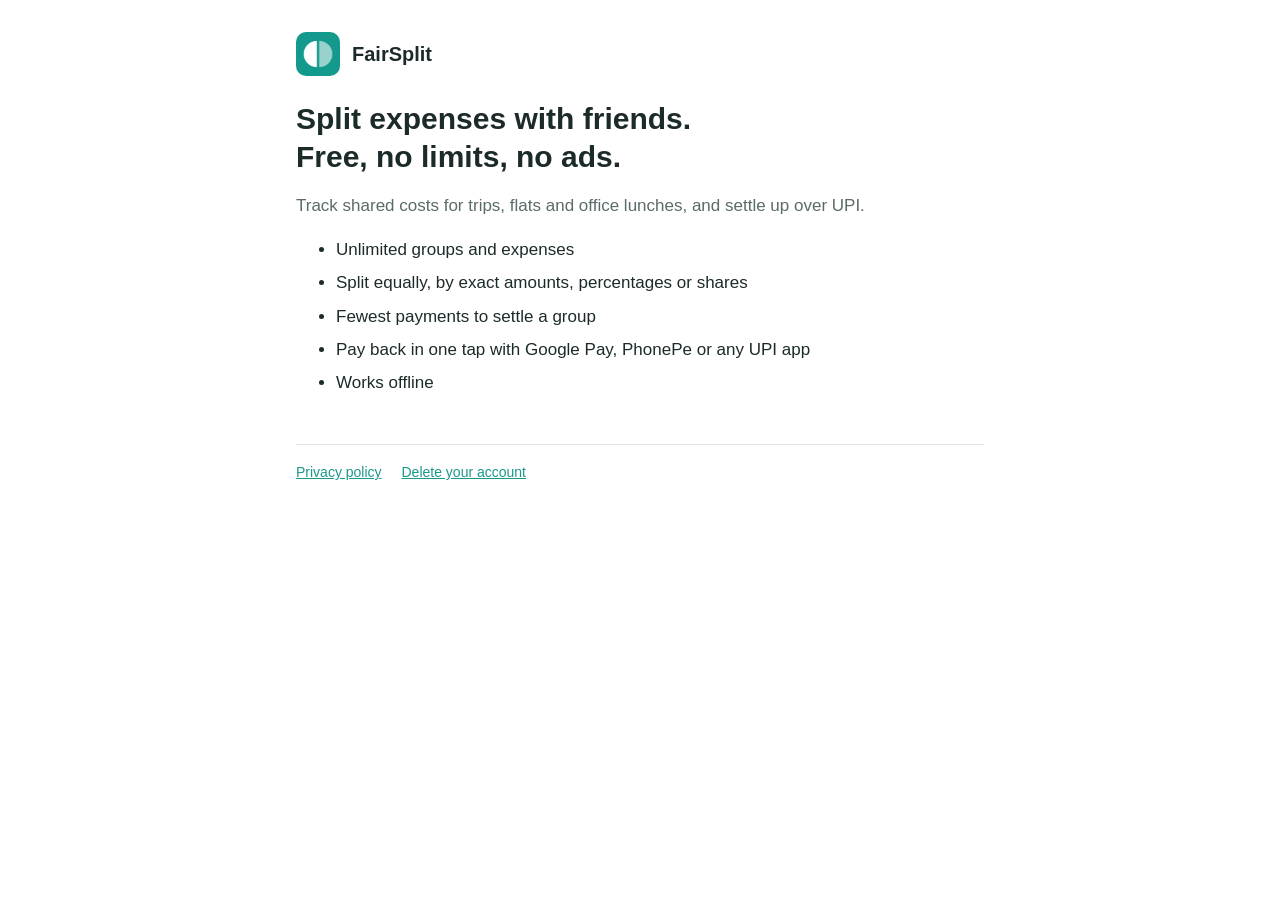
<file: docs/index.html>
<!doctype html>
<html lang="en">
<head>
  <meta charset="utf-8">
  <meta name="viewport" content="width=device-width, initial-scale=1">
  <title>FairSplit</title>
  <meta name="description" content="Split expenses with friends. Free, no limits, no ads.">
  <link rel="stylesheet" href="style.css">
  <link rel="icon" href="icon.png">
</head>
<body>
<main>
  <header><img src="icon.png" alt=""><a href="index.html">FairSplit</a></header>

  <h1>Split expenses with friends.<br>Free, no limits, no ads.</h1>
  <p class="muted">Track shared costs for trips, flats and office lunches, and settle up over UPI.</p>

  <ul>
    <li>Unlimited groups and expenses</li>
    <li>Split equally, by exact amounts, percentages or shares</li>
    <li>Fewest payments to settle a group</li>
    <li>Pay back in one tap with Google Pay, PhonePe or any UPI app</li>
    <li>Works offline</li>
  </ul>

  <footer>
    <a href="privacy.html">Privacy policy</a>
    <a href="delete-account.html">Delete your account</a>
  </footer>
</main>
</body>
</html>
</file>
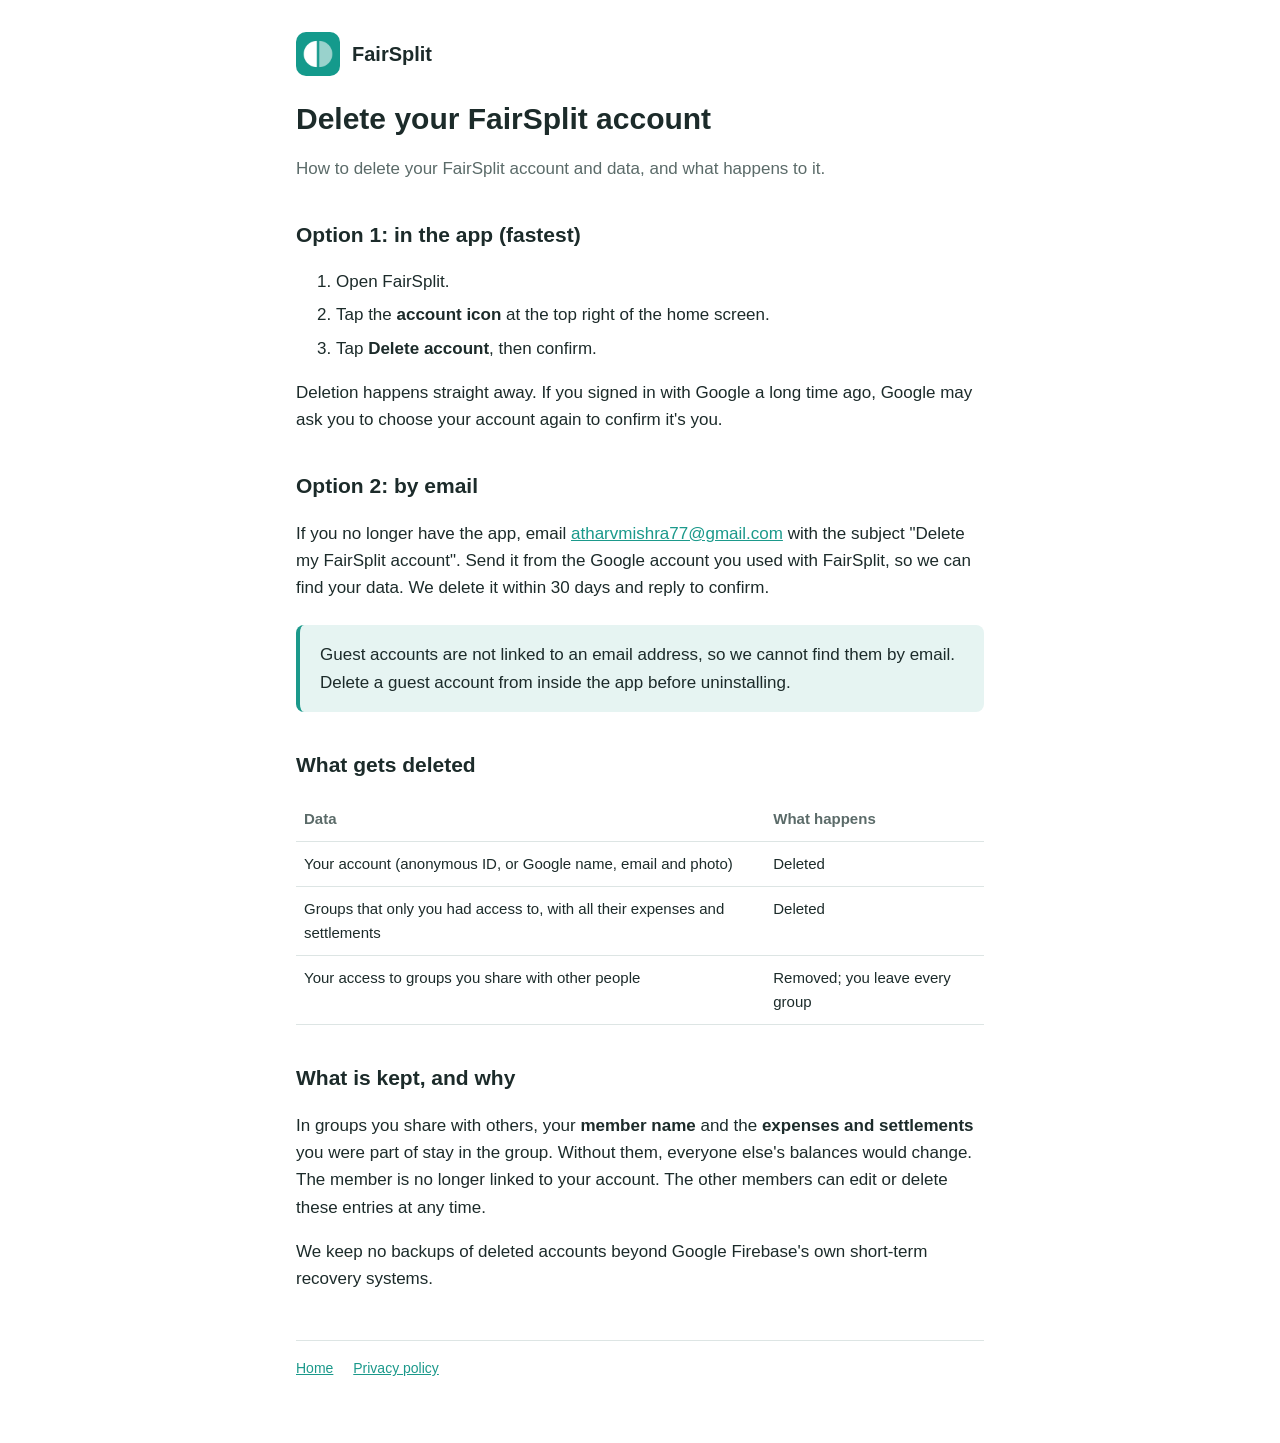
<file: docs/delete-account.html>
<!doctype html>
<html lang="en">
<head>
  <meta charset="utf-8">
  <meta name="viewport" content="width=device-width, initial-scale=1">
  <title>Delete Your FairSplit Account</title>
  <link rel="stylesheet" href="style.css">
  <link rel="icon" href="icon.png">
</head>
<body>
<main>
  <header><img src="icon.png" alt=""><a href="index.html">FairSplit</a></header>

  <h1>Delete your FairSplit account</h1>
  <p class="muted">How to delete your FairSplit account and data, and what happens to it.</p>

  <h2>Option 1: in the app (fastest)</h2>
  <ol>
    <li>Open FairSplit.</li>
    <li>Tap the <strong>account icon</strong> at the top right of the home screen.</li>
    <li>Tap <strong>Delete account</strong>, then confirm.</li>
  </ol>
  <p>Deletion happens straight away. If you signed in with Google a long time ago, Google may ask
  you to choose your account again to confirm it's you.</p>

  <h2>Option 2: by email</h2>
  <p>If you no longer have the app, email
  <a href="mailto:atharvmishra77@gmail.com?subject=Delete%20my%20FairSplit%20account">atharvmishra77@gmail.com</a>
  with the subject "Delete my FairSplit account". Send it from the Google account you used with
  FairSplit, so we can find your data. We delete it within 30 days and reply to confirm.</p>
  <div class="callout">
    <p>Guest accounts are not linked to an email address, so we cannot find them by email.
    Delete a guest account from inside the app before uninstalling.</p>
  </div>

  <h2>What gets deleted</h2>
  <table>
    <tr><th>Data</th><th>What happens</th></tr>
    <tr>
      <td>Your account (anonymous ID, or Google name, email and photo)</td>
      <td>Deleted</td>
    </tr>
    <tr>
      <td>Groups that only you had access to, with all their expenses and settlements</td>
      <td>Deleted</td>
    </tr>
    <tr>
      <td>Your access to groups you share with other people</td>
      <td>Removed; you leave every group</td>
    </tr>
  </table>

  <h2>What is kept, and why</h2>
  <p>In groups you share with others, your <strong>member name</strong> and the
  <strong>expenses and settlements</strong> you were part of stay in the group. Without them,
  everyone else's balances would change. The member is no longer linked to your account.
  The other members can edit or delete these entries at any time.</p>
  <p>We keep no backups of deleted accounts beyond Google Firebase's own short-term recovery
  systems.</p>

  <footer>
    <a href="index.html">Home</a>
    <a href="privacy.html">Privacy policy</a>
  </footer>
</main>
</body>
</html>
</file>
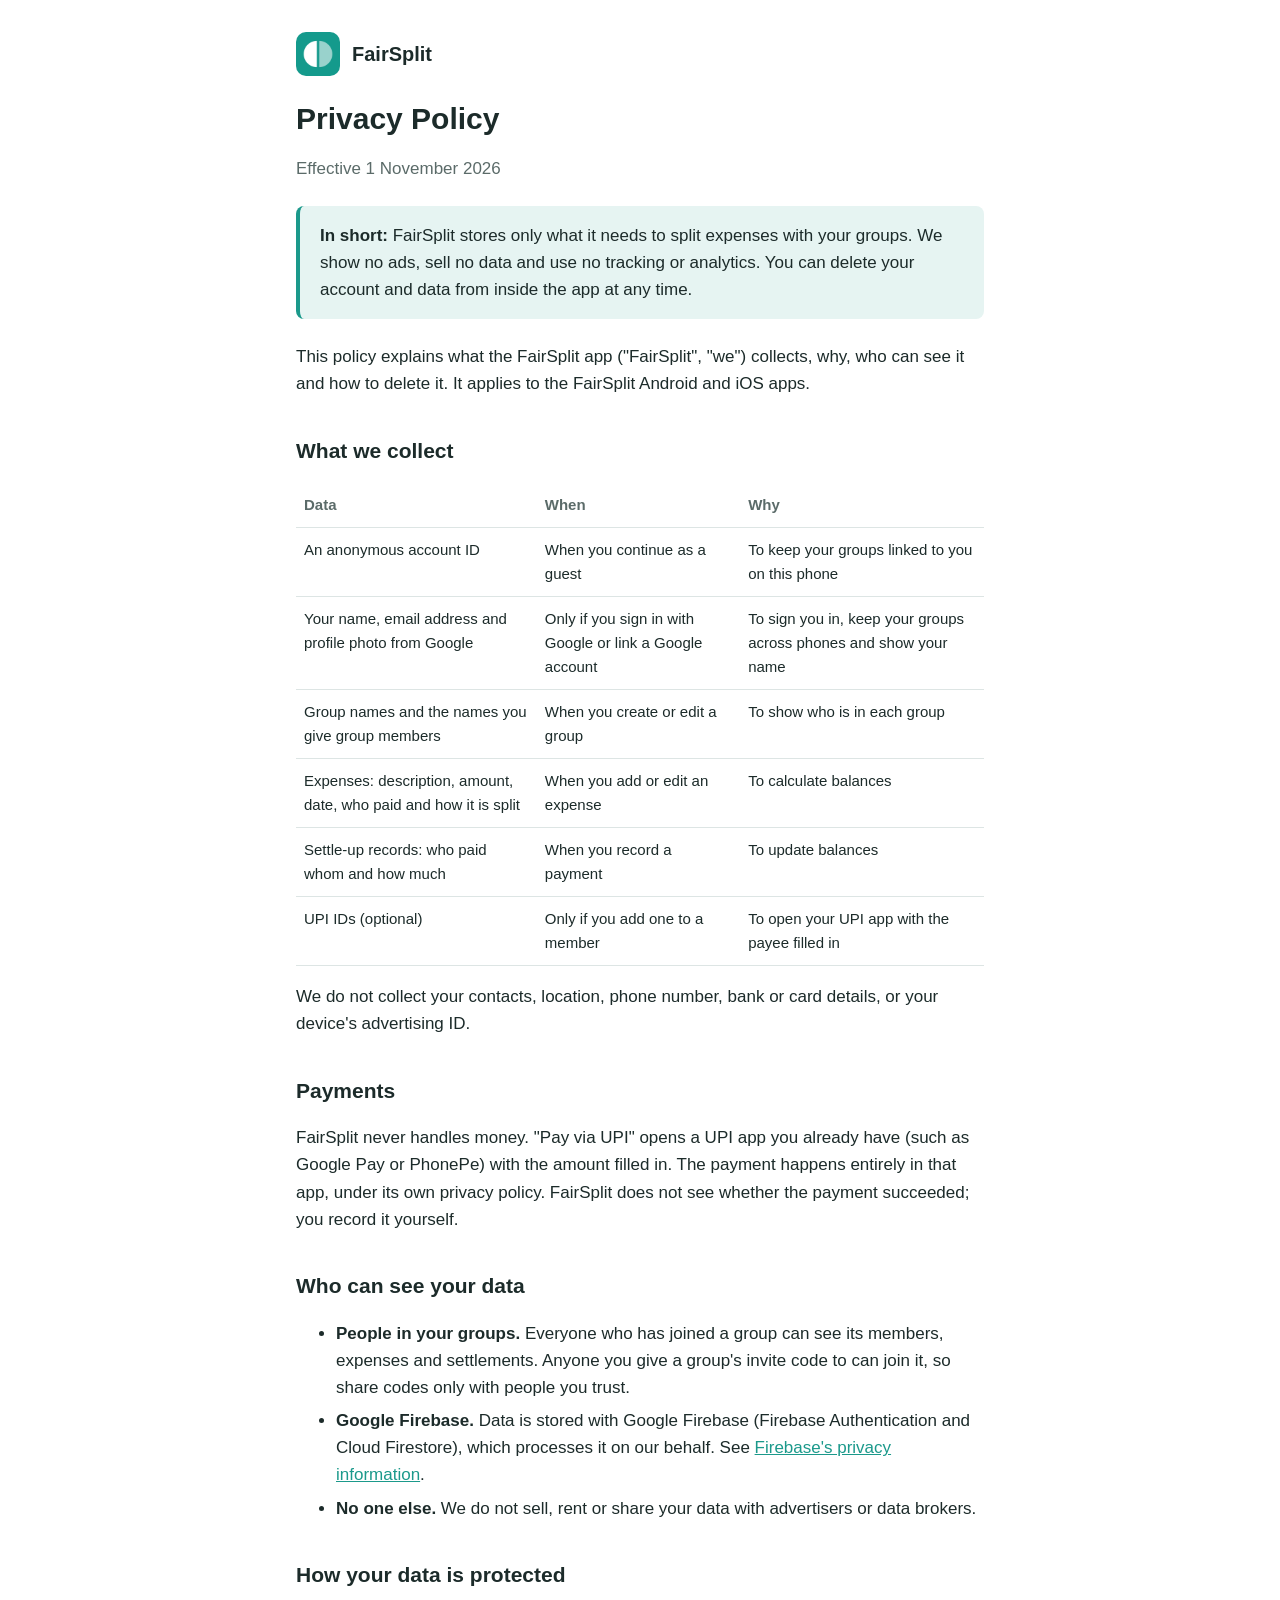
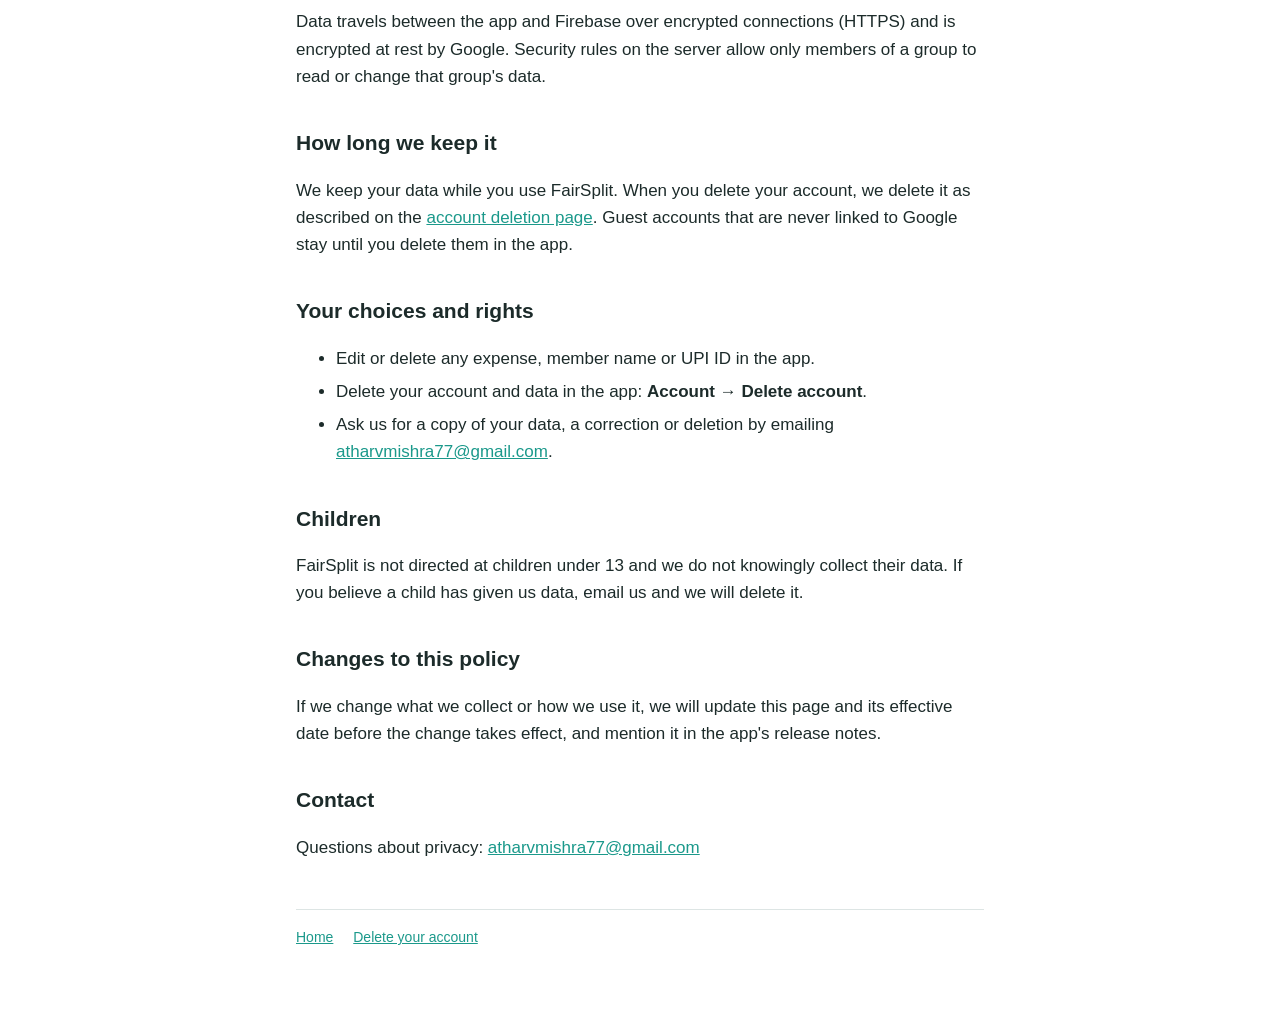
<file: docs/privacy.html>
<!doctype html>
<html lang="en">
<head>
  <meta charset="utf-8">
  <meta name="viewport" content="width=device-width, initial-scale=1">
  <title>FairSplit Privacy Policy</title>
  <link rel="stylesheet" href="style.css">
  <link rel="icon" href="icon.png">
</head>
<body>
<main>
  <header><img src="icon.png" alt=""><a href="index.html">FairSplit</a></header>

  <h1>Privacy Policy</h1>
  <p class="muted">Effective 1 November 2026</p>

  <div class="callout">
    <p><strong>In short:</strong> FairSplit stores only what it needs to split expenses with your
    groups. We show no ads, sell no data and use no tracking or analytics. You can delete your
    account and data from inside the app at any time.</p>
  </div>

  <p>This policy explains what the FairSplit app ("FairSplit", "we") collects, why, who can see
  it and how to delete it. It applies to the FairSplit Android and iOS apps.</p>

  <h2>What we collect</h2>
  <table>
    <tr><th>Data</th><th>When</th><th>Why</th></tr>
    <tr>
      <td>An anonymous account ID</td>
      <td>When you continue as a guest</td>
      <td>To keep your groups linked to you on this phone</td>
    </tr>
    <tr>
      <td>Your name, email address and profile photo from Google</td>
      <td>Only if you sign in with Google or link a Google account</td>
      <td>To sign you in, keep your groups across phones and show your name</td>
    </tr>
    <tr>
      <td>Group names and the names you give group members</td>
      <td>When you create or edit a group</td>
      <td>To show who is in each group</td>
    </tr>
    <tr>
      <td>Expenses: description, amount, date, who paid and how it is split</td>
      <td>When you add or edit an expense</td>
      <td>To calculate balances</td>
    </tr>
    <tr>
      <td>Settle-up records: who paid whom and how much</td>
      <td>When you record a payment</td>
      <td>To update balances</td>
    </tr>
    <tr>
      <td>UPI IDs (optional)</td>
      <td>Only if you add one to a member</td>
      <td>To open your UPI app with the payee filled in</td>
    </tr>
  </table>
  <p>We do not collect your contacts, location, phone number, bank or card details, or your
  device's advertising ID.</p>

  <h2>Payments</h2>
  <p>FairSplit never handles money. "Pay via UPI" opens a UPI app you already have (such as
  Google Pay or PhonePe) with the amount filled in. The payment happens entirely in that app,
  under its own privacy policy. FairSplit does not see whether the payment succeeded; you record
  it yourself.</p>

  <h2>Who can see your data</h2>
  <ul>
    <li><strong>People in your groups.</strong> Everyone who has joined a group can see its
    members, expenses and settlements. Anyone you give a group's invite code to can join it,
    so share codes only with people you trust.</li>
    <li><strong>Google Firebase.</strong> Data is stored with Google Firebase (Firebase
    Authentication and Cloud Firestore), which processes it on our behalf. See
    <a href="https://firebase.google.com/support/privacy">Firebase's privacy information</a>.</li>
    <li><strong>No one else.</strong> We do not sell, rent or share your data with advertisers
    or data brokers.</li>
  </ul>

  <h2>How your data is protected</h2>
  <p>Data travels between the app and Firebase over encrypted connections (HTTPS) and is
  encrypted at rest by Google. Security rules on the server allow only members of a group to
  read or change that group's data.</p>

  <h2>How long we keep it</h2>
  <p>We keep your data while you use FairSplit. When you delete your account, we delete it as
  described on the <a href="delete-account.html">account deletion page</a>. Guest accounts that
  are never linked to Google stay until you delete them in the app.</p>

  <h2>Your choices and rights</h2>
  <ul>
    <li>Edit or delete any expense, member name or UPI ID in the app.</li>
    <li>Delete your account and data in the app: <strong>Account → Delete account</strong>.</li>
    <li>Ask us for a copy of your data, a correction or deletion by emailing
    <a href="mailto:atharvmishra77@gmail.com">atharvmishra77@gmail.com</a>.</li>
  </ul>

  <h2>Children</h2>
  <p>FairSplit is not directed at children under 13 and we do not knowingly collect their data.
  If you believe a child has given us data, email us and we will delete it.</p>

  <h2>Changes to this policy</h2>
  <p>If we change what we collect or how we use it, we will update this page and its effective
  date before the change takes effect, and mention it in the app's release notes.</p>

  <h2>Contact</h2>
  <p>Questions about privacy: <a href="mailto:atharvmishra77@gmail.com">atharvmishra77@gmail.com</a></p>

  <footer>
    <a href="index.html">Home</a>
    <a href="delete-account.html">Delete your account</a>
  </footer>
</main>
</body>
</html>
</file>
<file: docs/style.css>
:root {
  --bg: #ffffff;
  --text: #1c2b2a;
  --muted: #5b6b69;
  --accent: #1b998b;
  --accent-soft: #e6f4f2;
  --rule: #dde5e4;
}

@media (prefers-color-scheme: dark) {
  :root {
    --bg: #101716;
    --text: #e5eeec;
    --muted: #9fb0ad;
    --accent: #4fc3b3;
    --accent-soft: #17302c;
    --rule: #26332f;
  }
}

* { box-sizing: border-box; }

body {
  margin: 0;
  background: var(--bg);
  color: var(--text);
  font: 17px/1.6 -apple-system, BlinkMacSystemFont, "Segoe UI", Roboto, sans-serif;
}

main {
  max-width: 720px;
  margin: 0 auto;
  padding: 32px 16px 64px;
}

header {
  display: flex;
  align-items: center;
  gap: 12px;
  margin-bottom: 24px;
}

header img { width: 44px; height: 44px; border-radius: 10px; }
header a { color: inherit; text-decoration: none; font-weight: 700; font-size: 20px; }

h1 { font-size: 30px; line-height: 1.25; margin: 0 0 4px; }
h2 { font-size: 21px; margin: 36px 0 8px; }
p, li { color: var(--text); }
.muted { color: var(--muted); }
a { color: var(--accent); }

.callout {
  background: var(--accent-soft);
  border-left: 4px solid var(--accent);
  border-radius: 8px;
  padding: 16px 20px;
  margin: 24px 0;
}
.callout p:first-child { margin-top: 0; }
.callout p:last-child { margin-bottom: 0; }

table { width: 100%; border-collapse: collapse; margin: 16px 0; font-size: 15px; }
th, td { text-align: left; vertical-align: top; padding: 10px 8px; border-bottom: 1px solid var(--rule); }
th { color: var(--muted); font-weight: 600; }

ol li, ul li { margin-bottom: 6px; }

footer {
  margin-top: 48px;
  padding-top: 16px;
  border-top: 1px solid var(--rule);
  color: var(--muted);
  font-size: 14px;
}
footer a { margin-right: 16px; }
</file>
